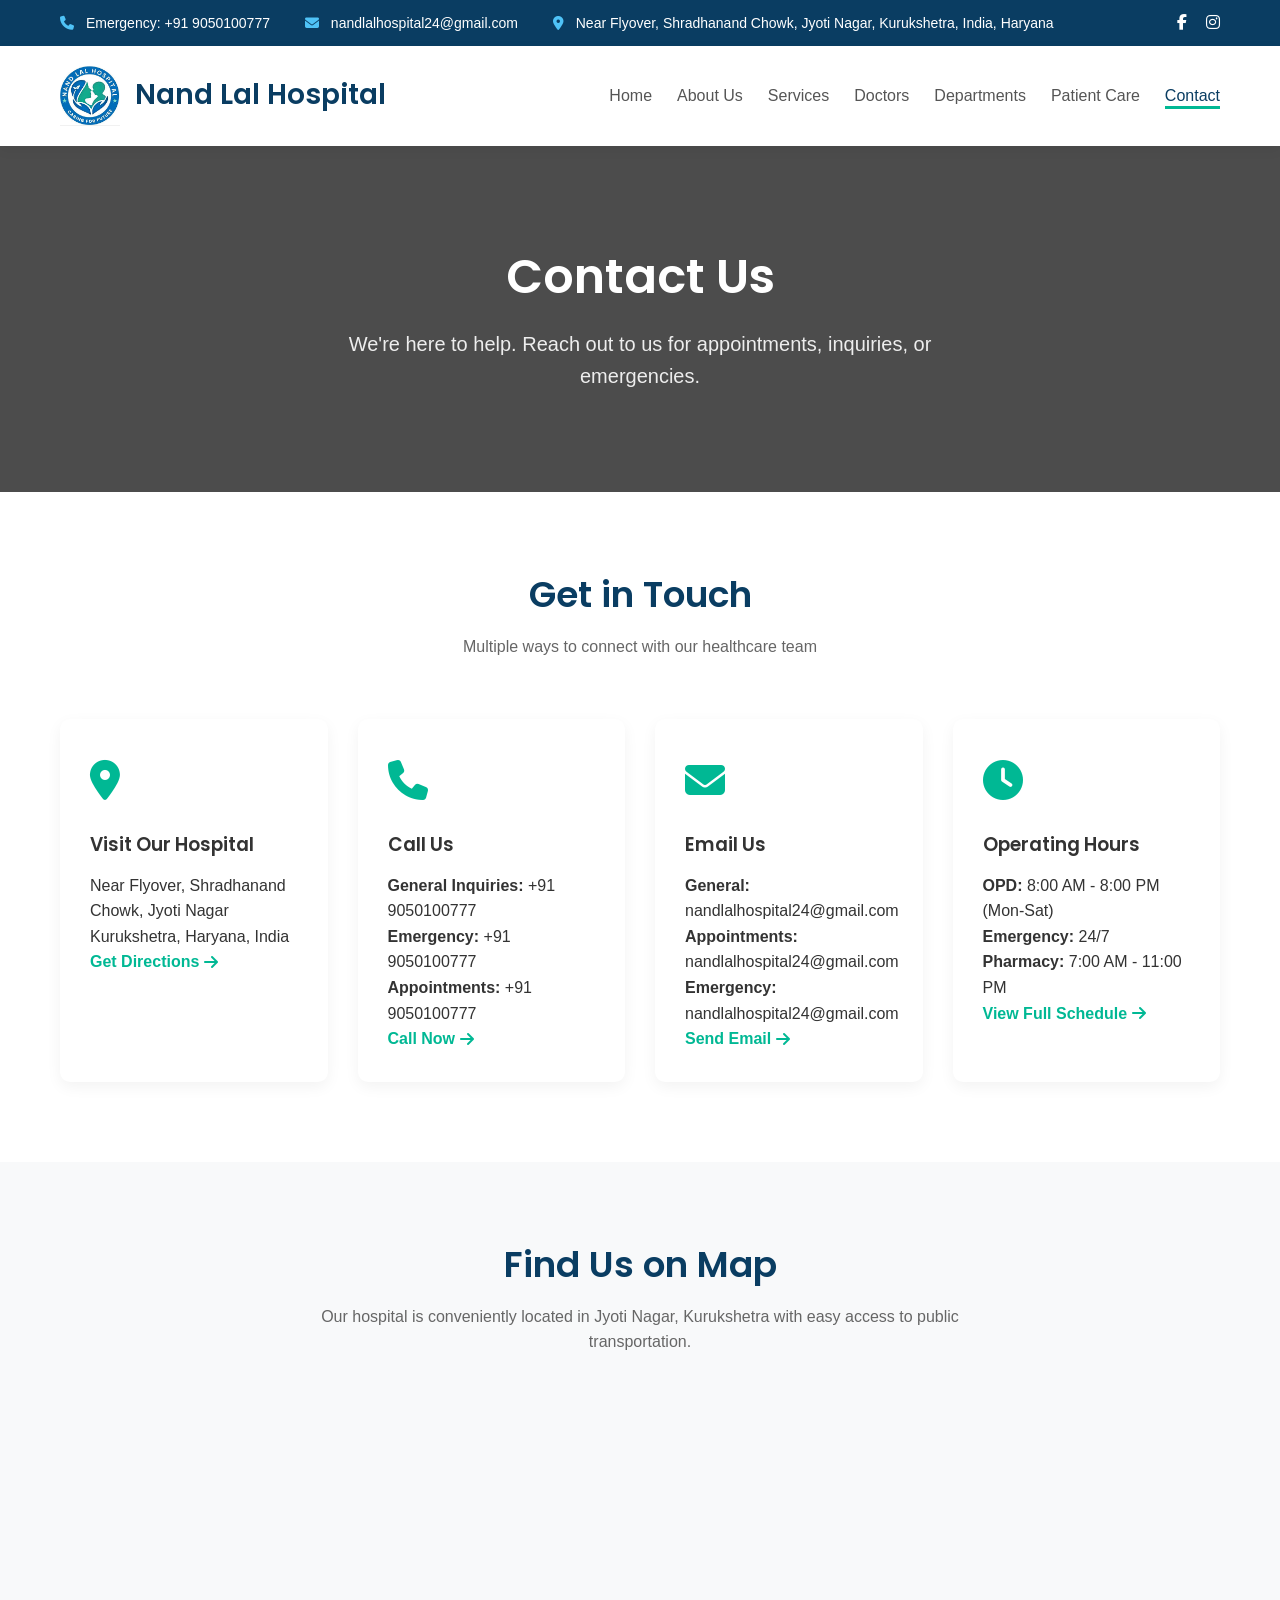
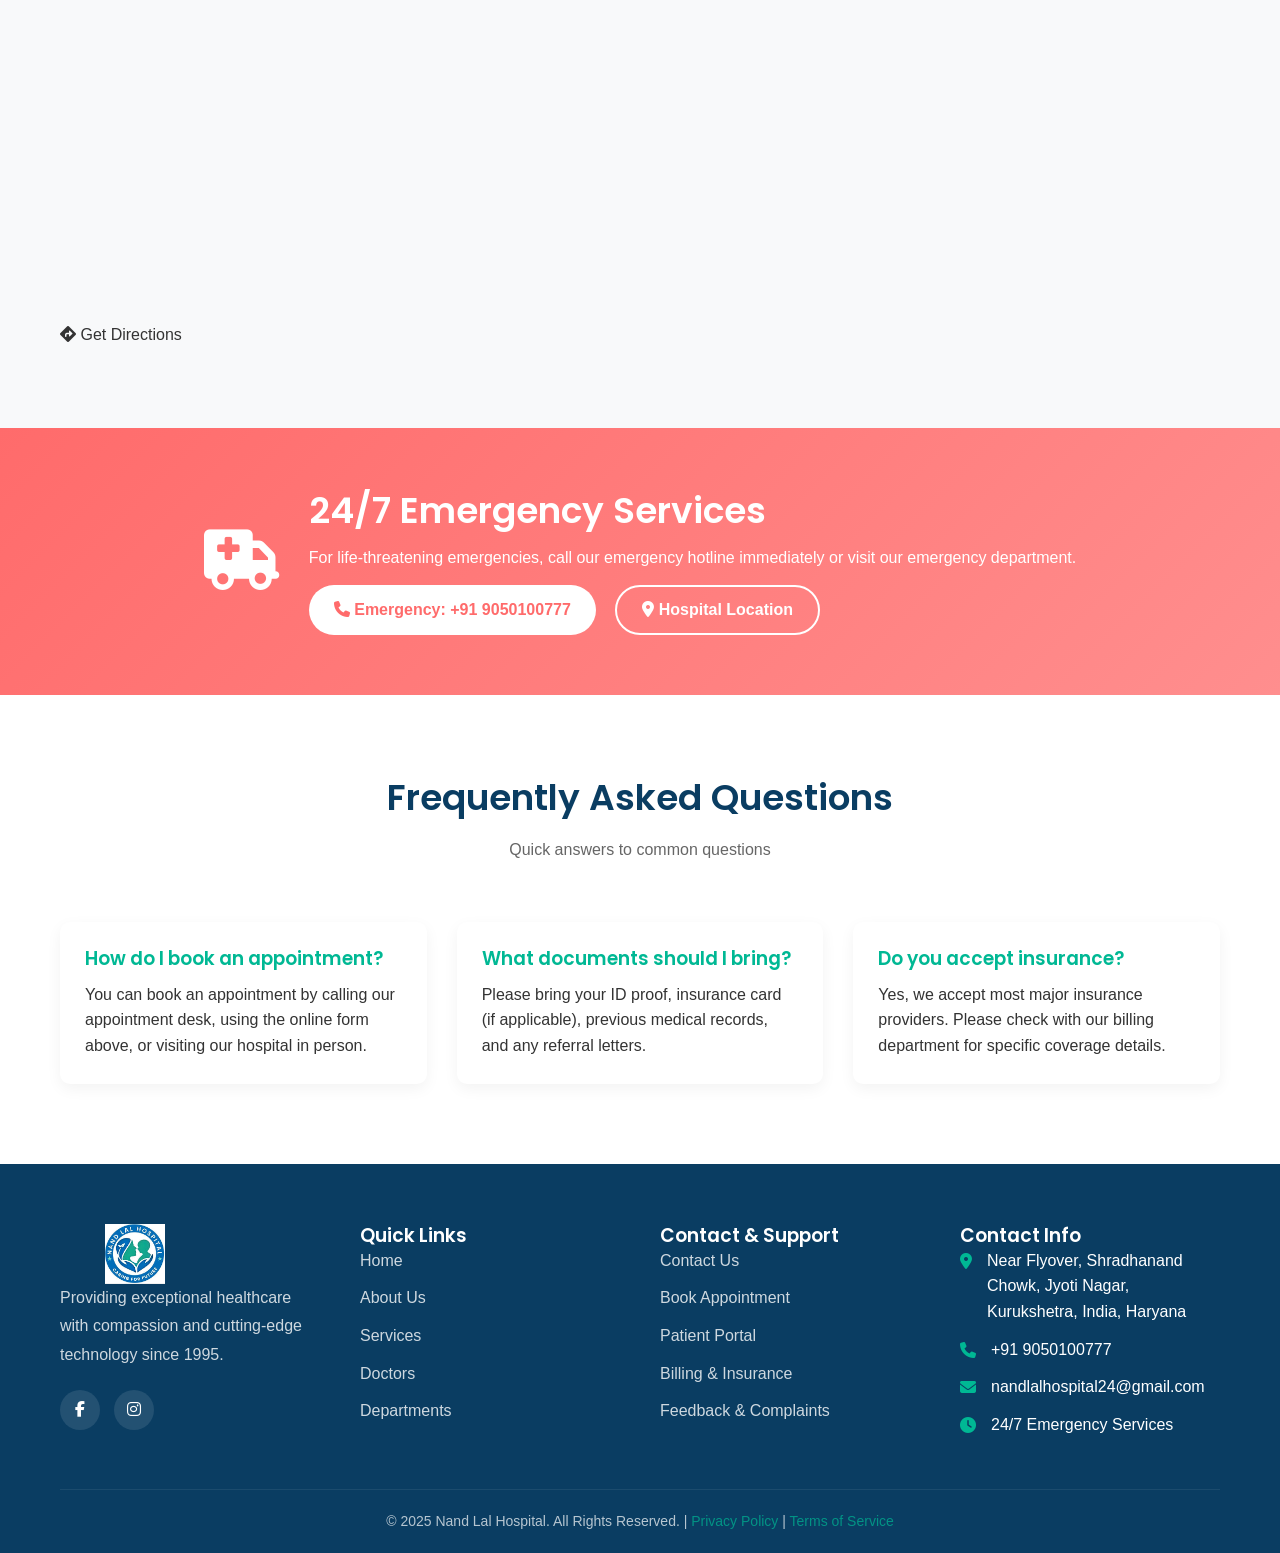
<file: contact.html>
<!DOCTYPE html>
<html lang="en">
<head>
    <meta charset="UTF-8">
    <meta name="viewport" content="width=device-width, initial-scale=1.0">
    <title>Contact Us - Nand Lal Hospital</title>
    <link rel="stylesheet" href="css/style.css">
    <link rel="stylesheet" href="https://cdnjs.cloudflare.com/ajax/libs/font-awesome/6.4.0/css/all.min.css">
    <link href="https://fonts.googleapis.com/css2?family=Poppins:wght@300;400;500;600;700&family=Montserrat:wght@400;500;600;700&display=swap" rel="stylesheet">
    <link rel="icon" type="image/svg+xml" href="images/favicon.svg">
</head>
<body>
    <!-- Top Bar -->
    <div class="top-bar">
        <div class="container">
            <div class="top-bar-left">
                <span><i class="fas fa-phone phone-icon"></i> Emergency: +91 9050100777</span>
                <span><i class="fas fa-envelope"></i> nandlalhospital24@gmail.com</span>
                <span><i class="fas fa-map-marker-alt"></i> Near Flyover, Shradhanand Chowk, Jyoti Nagar, Kurukshetra, India, Haryana</span>
            </div>
            <div class="top-bar-right">
                <a href="https://www.facebook.com/nandlalhospitalkkr" aria-label="Facebook"><i class="fab fa-facebook-f"></i></a>
                <a href="https://www.instagram.com/nandlalhospitalkkr" aria-label="Instagram"><i class="fab fa-instagram"></i></a>
            </div>
        </div>
    </div>

    <!-- Header -->
    <header class="header">
        <div class="container">
            <a href="index.html" class="logo">
                <img src="images/logo.svg" alt="Nand Lal Hospital Logo">
                <h1>Nand Lal Hospital</h1>
            </a>
            <nav class="navbar">
                <ul id="navbar-menu">
                    <li><a href="index.html">Home</a></li>
                    <li><a href="about.html">About Us</a></li>
                    <li><a href="services.html">Services</a></li>
                    <li><a href="doctors.html">Doctors</a></li>
                    <li><a href="departments.html">Departments</a></li>
                    <li><a href="patient-care.html">Patient Care</a></li>
                    <li><a href="contact.html" class="active">Contact</a></li>
                </ul>
                <div class="nav-actions">
                    <button class="mobile-toggle" aria-label="Toggle mobile menu" aria-expanded="false" aria-controls="navbar-menu">
                        <i class="fas fa-bars"></i>
                    </button>
                </div>
            </nav>
        </div>
    </header>

    <main>
        <!-- Page Hero -->
        <section class="page-hero" style="background: linear-gradient(rgba(0, 0, 0, 0.7), rgba(0, 0, 0, 0.7)), url('https://images.unsplash.com/photo-1586773860418-dc22f8b874bc?ixlib=rb-4.0.3&auto=format&fit=crop&w=1350&q=80');">
            <div class="container">
                <h1>Contact Us</h1>
                <p>We're here to help. Reach out to us for appointments, inquiries, or emergencies.</p>
            </div>
        </section>

        <!-- Contact Information -->
        <section class="section-padding">
            <div class="container">
                <div class="section-title">
                    <h2>Get in Touch</h2>
                    <p>Multiple ways to connect with our healthcare team</p>
                </div>
                <div class="contact-grid">
                    <div class="contact-card">
                        <div class="contact-icon">
                            <i class="fas fa-map-marker-alt"></i>
                        </div>
                        <h3>Visit Our Hospital</h3>
                        <p>Near Flyover, Shradhanand Chowk, Jyoti Nagar<br>Kurukshetra, Haryana, India</p>
                        <a href="https://www.google.com/maps?q=29.969519,76.878685&z=17" class="btn-link">Get Directions <i class="fas fa-arrow-right"></i></a>
                    </div>
                    <div class="contact-card">
                        <div class="contact-icon">
                            <i class="fas fa-phone"></i>
                        </div>
                        <h3>Call Us</h3>
                        <p><strong>General Inquiries:</strong> +91 9050100777<br>
                           <strong>Emergency:</strong> +91 9050100777<br>
                           <strong>Appointments:</strong> +91 9050100777</p>
                        <a href="tel:+919050100777" class="btn-link">Call Now <i class="fas fa-arrow-right"></i></a>
                    </div>
                    <div class="contact-card">
                        <div class="contact-icon">
                            <i class="fas fa-envelope"></i>
                        </div>
                        <h3>Email Us</h3>
                        <p><strong>General:</strong> nandlalhospital24@gmail.com<br>
                           <strong>Appointments:</strong> nandlalhospital24@gmail.com<br>
                           <strong>Emergency:</strong> nandlalhospital24@gmail.com</p>
                        <a href="mailto:nandlalhospital24@gmail.com" class="btn-link">Send Email <i class="fas fa-arrow-right"></i></a>
                    </div>
                    <div class="contact-card">
                        <div class="contact-icon">
                            <i class="fas fa-clock"></i>
                        </div>
                        <h3>Operating Hours</h3>
                        <p><strong>OPD:</strong> 8:00 AM - 8:00 PM (Mon-Sat)<br>
                           <strong>Emergency:</strong> 24/7<br>
                           <strong>Pharmacy:</strong> 7:00 AM - 11:00 PM</p>
                        <a href="#" class="btn-link">View Full Schedule <i class="fas fa-arrow-right"></i></a>
                    </div>
                </div>
            </div>
        </section>

        <!-- Map Section -->
        <section class="section-padding bg-light">
            <div class="container">
                <div class="section-title">
                    <h2>Find Us on Map</h2>
                    <p>Our hospital is conveniently located in Jyoti Nagar, Kurukshetra with easy access to public transportation.</p>
                </div>
                <div class="map-placeholder">
                    <div class="map-image">
                        <iframe
                            src="https://www.google.com/maps/embed?pb=!1m18!1m12!1m3!1d3453.238036872672!2d76.87611031511466!3d29.969518981883!2m3!1f2!2f2!3f2!3m2!1i1024!2i768!4f13.1!3m3!1m2!1s0x390e46d9c8b5c8c1%3A0x8c5b5b5b5b5b5b!2sNear%20Flyover%2C%20Shradhanand%20Chowk%2C%20Jyoti%20Nagar%2C%20Kurukshetra%2C%20Haryana%2C%20India!5e0!3m2!1sen!2sin!4v1647859200000!5m2!1sen!2sin"
                            width="100%"
                            height="500"
                            style="border:0;"
                            allowfullscreen=""
                            loading="lazy"
                            referrerpolicy="no-referrer-when-downgrade"
                            title="Nand Lal Hospital Location on Google Maps">
                        </iframe>
                    </div>
                    <div class="map-actions">
                        <a href="https://www.google.com/maps?q=29.969519,76.878685&z=17" class="btn-map"><i class="fas fa-directions"></i> Get Directions</a>
                    </div>
                </div>
            </div>
        </section>

        <!-- Emergency Section -->
        <section class="emergency-section">
            <div class="container">
                <div class="emergency-content">
                    <div class="emergency-icon">
                        <i class="fas fa-ambulance"></i>
                    </div>
                    <div class="emergency-text">
                        <h2>24/7 Emergency Services</h2>
                        <p>For life-threatening emergencies, call our emergency hotline immediately or visit our emergency department.</p>
                        <div class="emergency-contact">
                            <a href="tel:+919050100777" class="btn-emergency"><i class="fas fa-phone"></i> Emergency: +91 9050100777</a>
                            <a href="https://www.google.com/maps?q=29.969519,76.878685&z=17" class="btn-emergency-alt"><i class="fas fa-map-marker-alt"></i> Hospital Location</a>
                        </div>
                    </div>
                </div>
            </div>
        </section>

        <!-- FAQ Section -->
        <section class="section-padding">
            <div class="container">
                <div class="section-title">
                    <h2>Frequently Asked Questions</h2>
                    <p>Quick answers to common questions</p>
                </div>
                <div class="faq-grid">
                    <div class="faq-item">
                        <h3>How do I book an appointment?</h3>
                        <p>You can book an appointment by calling our appointment desk, using the online form above, or visiting our hospital in person.</p>
                    </div>
                    <div class="faq-item">
                        <h3>What documents should I bring?</h3>
                        <p>Please bring your ID proof, insurance card (if applicable), previous medical records, and any referral letters.</p>
                    </div>
                    <div class="faq-item">
                        <h3>Do you accept insurance?</h3>
                        <p>Yes, we accept most major insurance providers. Please check with our billing department for specific coverage details.</p>
                    </div>
                </div>
            </div>
        </section>
    </main>

    <!-- Footer -->
    <footer class="footer">
        <div class="container">
            <div class="footer-grid">
                <div class="footer-col">
                    <div class="logo">
                        <img src="images/logo.svg" alt="Nand Lal Hospital Logo" width="150">
                    </div>
                    <p>Providing exceptional healthcare with compassion and cutting-edge technology since 1995.</p>
                    <div class="social-links">
                        <a href="https://www.facebook.com/nandlalhospitalkkr" aria-label="Facebook"><i class="fab fa-facebook-f"></i></a>
                        <a href="https://www.instagram.com/nandlalhospitalkkr" aria-label="Instagram"><i class="fab fa-instagram"></i></a>
                    </div>
                </div>
                <div class="footer-col">
                    <h3>Quick Links</h3>
                    <ul>
                        <li><a href="index.html">Home</a></li>
                        <li><a href="about.html">About Us</a></li>
                        <li><a href="services.html">Services</a></li>
                        <li><a href="doctors.html">Doctors</a></li>
                        <li><a href="departments.html">Departments</a></li>
                    </ul>
                </div>
                <div class="footer-col">
                    <h3>Contact & Support</h3>
                    <ul>
                        <li><a href="contact.html">Contact Us</a></li>
                        <li><a href="https://wa.me/919050100777">Book Appointment</a></li>
                        <li><a href="#">Patient Portal</a></li>
                        <li><a href="#">Billing & Insurance</a></li>
                        <li><a href="#">Feedback & Complaints</a></li>
                    </ul>
                </div>
                <div class="footer-col">
                    <h3>Contact Info</h3>
                    <ul class="contact-info">
                        <li><i class="fas fa-map-marker-alt"></i> Near Flyover, Shradhanand Chowk, Jyoti Nagar, Kurukshetra, India, Haryana</li>
                        <li><i class="fas fa-phone"></i> +91 9050100777</li>
                        <li><i class="fas fa-envelope"></i> nandlalhospital24@gmail.com</li>
                        <li><i class="fas fa-clock"></i> 24/7 Emergency Services</li>
                    </ul>
                </div>
            </div>
            <div class="footer-bottom">
                <p>&copy; 2025 Nand Lal Hospital. All Rights Reserved. | <a href="#">Privacy Policy</a> | <a href="#">Terms of Service</a></p>
            </div>
        </div>
    </footer>

    <script src="js/script.js"></script>
</body>
</html>
</file>
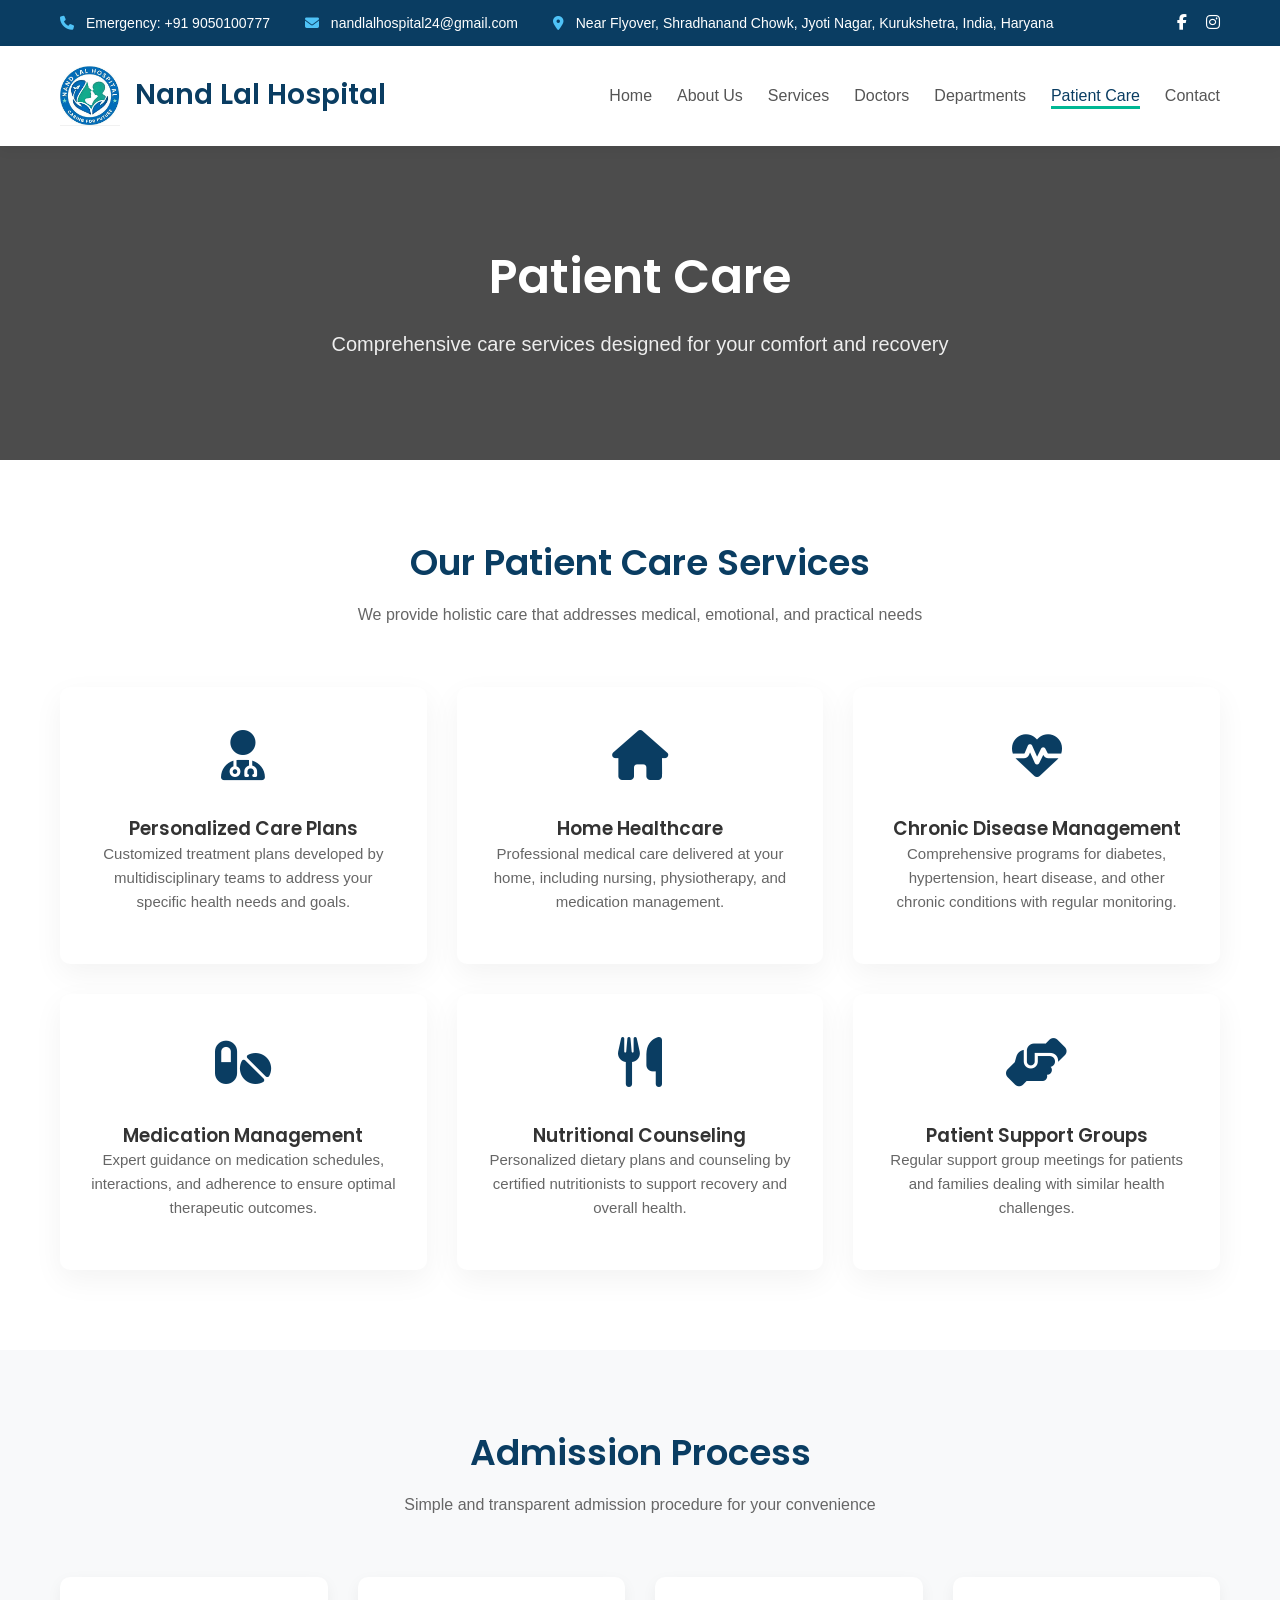
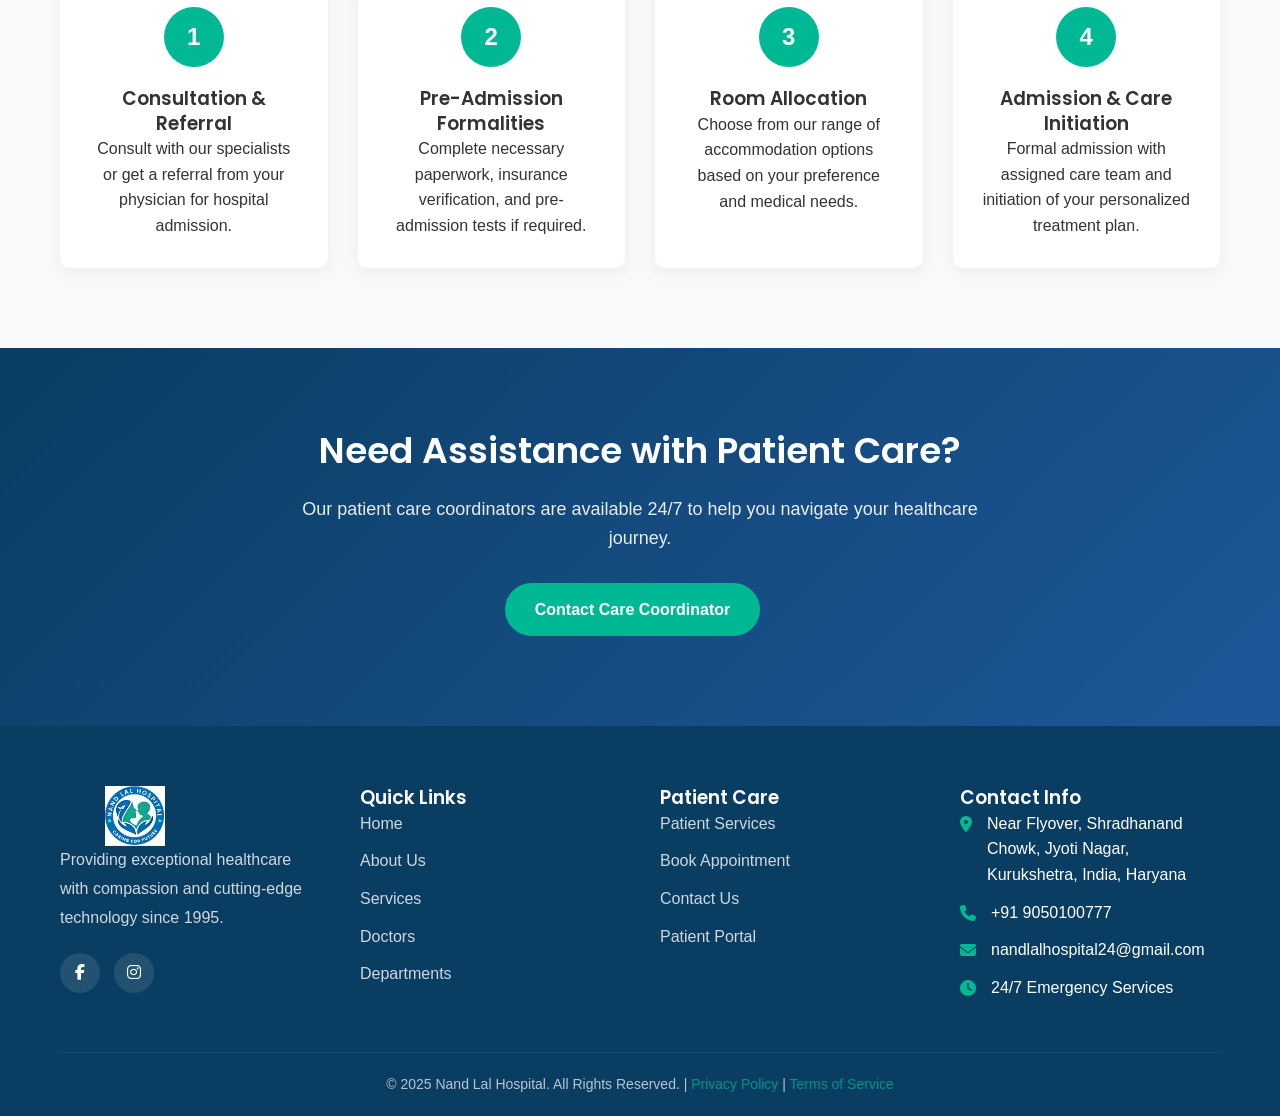
<file: patient-care.html>
<!DOCTYPE html>
<html lang="en">
<head>
    <meta charset="UTF-8">
    <meta name="viewport" content="width=device-width, initial-scale=1.0">
    <title>Patient Care - Nand Lal Hospital</title>
    <link rel="stylesheet" href="css/style.css">
    <link rel="stylesheet" href="https://cdnjs.cloudflare.com/ajax/libs/font-awesome/6.4.0/css/all.min.css">
    <link href="https://fonts.googleapis.com/css2?family=Poppins:wght@300;400;500;600;700&family=Montserrat:wght@400;500;600;700&display=swap" rel="stylesheet">
    <link rel="icon" type="image/svg+xml" href="images/favicon.svg">
</head>
<body>
    <!-- Top Bar -->
    <div class="top-bar">
        <div class="container">
            <div class="top-bar-left">
                <span><i class="fas fa-phone phone-icon"></i> Emergency: +91 9050100777</span>
                <span><i class="fas fa-envelope"></i> nandlalhospital24@gmail.com</span>
                <span><i class="fas fa-map-marker-alt"></i> Near Flyover, Shradhanand Chowk, Jyoti Nagar, Kurukshetra, India, Haryana</span>
            </div>
            <div class="top-bar-right">
                <a href="https://www.facebook.com/nandlalhospitalkkr" aria-label="Facebook"><i class="fab fa-facebook-f"></i></a>
                <a href="https://www.instagram.com/nandlalhospitalkkr" aria-label="Instagram"><i class="fab fa-instagram"></i></a>
            </div>
        </div>
    </div>

    <!-- Header -->
    <header class="header">
        <div class="container">
            <a href="index.html" class="logo">
                <img src="images/logo.svg" alt="Nand Lal Hospital Logo">
                <h1>Nand Lal Hospital</h1>
            </a>
            <nav class="navbar">
                <ul id="navbar-menu">
                    <li><a href="index.html">Home</a></li>
                    <li><a href="about.html">About Us</a></li>
                    <li><a href="services.html">Services</a></li>
                    <li><a href="doctors.html">Doctors</a></li>
                    <li><a href="departments.html">Departments</a></li>
                    <li><a href="patient-care.html" class="active">Patient Care</a></li>
                    <li><a href="contact.html">Contact</a></li>
                </ul>
                <div class="nav-actions">
                    <button class="mobile-toggle" aria-label="Toggle mobile menu" aria-expanded="false" aria-controls="navbar-menu">
                        <i class="fas fa-bars"></i>
                    </button>
                </div>
            </nav>
        </div>
    </header>

    <main>
        <!-- Page Hero -->
        <section class="page-hero" style="background: linear-gradient(rgba(0, 0, 0, 0.7), rgba(0, 0, 0, 0.7)), url('https://images.unsplash.com/photo-1519494026892-80bbd2d6fd0d?ixlib=rb-4.0.3&auto=format&fit=crop&w=1350&q=80');">
            <div class="container">
                <h1>Patient Care</h1>
                <p>Comprehensive care services designed for your comfort and recovery</p>
            </div>
        </section>

        <!-- Patient Services -->
        <section class="section-padding">
            <div class="container">
                <div class="section-title">
                    <h2>Our Patient Care Services</h2>
                    <p>We provide holistic care that addresses medical, emotional, and practical needs</p>
                </div>
                <div class="services-grid">
                    <div class="service-card">
                        <div class="service-icon">
                            <i class="fas fa-user-md"></i>
                        </div>
                        <h3>Personalized Care Plans</h3>
                        <p>Customized treatment plans developed by multidisciplinary teams to address your specific health needs and goals.</p>
                    </div>
                    <div class="service-card">
                        <div class="service-icon">
                            <i class="fas fa-home"></i>
                        </div>
                        <h3>Home Healthcare</h3>
                        <p>Professional medical care delivered at your home, including nursing, physiotherapy, and medication management.</p>
                    </div>
                    <div class="service-card">
                        <div class="service-icon">
                            <i class="fas fa-heartbeat"></i>
                        </div>
                        <h3>Chronic Disease Management</h3>
                        <p>Comprehensive programs for diabetes, hypertension, heart disease, and other chronic conditions with regular monitoring.</p>
                    </div>
                    <div class="service-card">
                        <div class="service-icon">
                            <i class="fas fa-pills"></i>
                        </div>
                        <h3>Medication Management</h3>
                        <p>Expert guidance on medication schedules, interactions, and adherence to ensure optimal therapeutic outcomes.</p>
                    </div>
                    <div class="service-card">
                        <div class="service-icon">
                            <i class="fas fa-utensils"></i>
                        </div>
                        <h3>Nutritional Counseling</h3>
                        <p>Personalized dietary plans and counseling by certified nutritionists to support recovery and overall health.</p>
                    </div>
                    <div class="service-card">
                        <div class="service-icon">
                            <i class="fas fa-hands-helping"></i>
                        </div>
                        <h3>Patient Support Groups</h3>
                        <p>Regular support group meetings for patients and families dealing with similar health challenges.</p>
                    </div>
                </div>
            </div>
        </section>

        <!-- Admission Process -->
        <section class="section-padding bg-light">
            <div class="container">
                <div class="section-title">
                    <h2>Admission Process</h2>
                    <p>Simple and transparent admission procedure for your convenience</p>
                </div>
                <div class="process-steps">
                    <div class="process-step">
                        <div class="step-number">1</div>
                        <h3>Consultation & Referral</h3>
                        <p>Consult with our specialists or get a referral from your physician for hospital admission.</p>
                    </div>
                    <div class="process-step">
                        <div class="step-number">2</div>
                        <h3>Pre-Admission Formalities</h3>
                        <p>Complete necessary paperwork, insurance verification, and pre-admission tests if required.</p>
                    </div>
                    <div class="process-step">
                        <div class="step-number">3</div>
                        <h3>Room Allocation</h3>
                        <p>Choose from our range of accommodation options based on your preference and medical needs.</p>
                    </div>
                    <div class="process-step">
                        <div class="step-number">4</div>
                        <h3>Admission & Care Initiation</h3>
                        <p>Formal admission with assigned care team and initiation of your personalized treatment plan.</p>
                    </div>
                </div>
            </div>
        </section>

        <!-- CTA Section -->
        <section class="cta">
            <div class="container">
                <h2>Need Assistance with Patient Care?</h2>
                <p>Our patient care coordinators are available 24/7 to help you navigate your healthcare journey.</p>
                <a href="contact.html" class="btn-hero">Contact Care Coordinator</a>
            </div>
        </section>
    </main>

    <!-- Footer -->
    <footer class="footer">
        <div class="container">
            <div class="footer-grid">
                <div class="footer-col">
                    <div class="logo">
                        <img src="images/logo.svg" alt="Nand Lal Hospital Logo" width="150">
                    </div>
                    <p>Providing exceptional healthcare with compassion and cutting-edge technology since 1995.</p>
                    <div class="social-links">
                        <a href="https://www.facebook.com/nandlalhospitalkkr" aria-label="Facebook"><i class="fab fa-facebook-f"></i></a>
                        <a href="https://www.instagram.com/nandlalhospitalkkr" aria-label="Instagram"><i class="fab fa-instagram"></i></a>
                    </div>
                </div>
                <div class="footer-col">
                    <h3>Quick Links</h3>
                    <ul>
                        <li><a href="index.html">Home</a></li>
                        <li><a href="about.html">About Us</a></li>
                        <li><a href="services.html">Services</a></li>
                        <li><a href="doctors.html">Doctors</a></li>
                        <li><a href="departments.html">Departments</a></li>
                    </ul>
                </div>
                <div class="footer-col">
                    <h3>Patient Care</h3>
                    <ul>
                        <li><a href="patient-care.html">Patient Services</a></li>
                        <li><a href="https://wa.me/919050100777">Book Appointment</a></li>
                        <li><a href="contact.html">Contact Us</a></li>
                        <li><a href="#">Patient Portal</a></li>
                    </ul>
                </div>
                <div class="footer-col">
                    <h3>Contact Info</h3>
                    <ul class="contact-info">
                        <li><i class="fas fa-map-marker-alt"></i> Near Flyover, Shradhanand Chowk, Jyoti Nagar, Kurukshetra, India, Haryana</li>
                        <li><i class="fas fa-phone"></i> +91 9050100777</li>
                        <li><i class="fas fa-envelope"></i> nandlalhospital24@gmail.com</li>
                        <li><i class="fas fa-clock"></i> 24/7 Emergency Services</li>
                    </ul>
                </div>
            </div>
            <div class="footer-bottom">
                <p>&copy; 2025 Nand Lal Hospital. All Rights Reserved. | <a href="#">Privacy Policy</a> | <a href="#">Terms of Service</a></p>
            </div>
        </div>
    </footer>

    <script src="js/script.js"></script>
</body>
</html>
</file>
<file: css/style.css>
/* CSS Reset & Base Styles */
* {
    margin: 0;
    padding: 0;
    box-sizing: border-box;
}

html {
    scroll-behavior: smooth;
}

body {
    font-family: 'Roboto', sans-serif;
    color: #333;
    line-height: 1.6;
    background-color: #fff;
    overflow-x: hidden;
}

h1, h2, h3, h4, h5, h6 {
    font-family: 'Poppins', sans-serif;
    font-weight: 600;
    line-height: 1.3;
}

a {
    text-decoration: none;
    color: inherit;
}

ul {
    list-style: none;
}

img {
    max-width: 100%;
    height: auto;
}

.container {
    width: 100%;
    max-width: 1200px;
    margin: 0 auto;
    padding: 0 20px;
}

.btn-appointment, .btn-hero, .btn-about, .btn-cta {
    display: inline-block;
    padding: 12px 28px;
    border-radius: 30px;
    font-weight: 600;
    font-size: 16px;
    transition: all 0.3s ease;
    cursor: pointer;
    text-align: center;
    border: 2px solid transparent;
}

/* Focus styles for accessibility */
a:focus,
button:focus,
.btn-appointment:focus,
.btn-hero:focus,
.btn-about:focus,
.btn-cta:focus {
    outline: 3px solid #00b894;
    outline-offset: 3px;
}

/* Top Bar */
.top-bar {
    background-color: #0a3d62;
    color: #fff;
    padding: 10px 0;
    font-size: 14px;
    overflow: hidden;
}

.top-bar .container {
    display: flex;
    justify-content: space-between;
    align-items: center;
    flex-wrap: wrap;
    overflow: hidden;
}

.top-bar-left {
    display: flex;
    flex-wrap: wrap;
    align-items: center;
    gap: 15px;
}

.top-bar-left span {
    margin-right: 20px;
    white-space: nowrap;
}

.top-bar-left i {
    margin-right: 8px;
    color: #4fc3f7;
}


.top-bar-right a {
    color: #fff;
    margin-left: 15px;
    font-size: 16px;
}

.top-bar-right a:hover {
    color: #4fc3f7;
}

.btn-appointment {
    background-color: #00b894;
    color: white;
    margin-left: 20px;
    padding: 8px 20px;
    border-radius: 20px;
    font-size: 14px;
}

.btn-appointment:hover {
    background-color: #00a085;
}

/* Header */
.header {
    padding: 20px 0;
    box-shadow: 0 4px 12px rgba(0, 0, 0, 0.05);
    position: sticky;
    top: 0;
    background: white;
    z-index: 1000;
}

.header .container {
    display: flex;
    justify-content: space-between;
    align-items: center;
}

.logo {
    display: flex;
    align-items: center;
    transition: opacity 0.2s ease;
}

.logo:hover {
    opacity: 0.85;
}

.logo img {
    height: 60px;
    margin-right: 15px;
}

.logo h1 {
    font-size: 28px;
    color: #0a3d62;
}

.navbar {
    display: flex;
    align-items: center;
}

.navbar ul {
    display: flex;
}

.navbar ul li {
    margin-left: 25px;
}

.navbar ul li a {
    font-weight: 500;
    color: #555;
    padding: 5px 0;
    position: relative;
}

.navbar ul li a.active,
.navbar ul li a:hover {
    color: #0a3d62;
}

.navbar ul li a.active::after,
.navbar ul li a:hover::after {
    content: '';
    position: absolute;
    bottom: 0;
    left: 0;
    width: 100%;
    height: 3px;
    background-color: #00b894;
}

.search-icon, .mobile-toggle {
    margin-left: 25px;
    font-size: 20px;
    color: #0a3d62;
    cursor: pointer;
}

.mobile-toggle {
    display: none;
}

/* Hero Section */
.hero {
    background: linear-gradient(135deg, #0a3d62 0%, #1e5799 100%);
    color: white;
    padding: 80px 0;
    position: relative;
    overflow: hidden;
}

.hero-slider {
    position: relative;
}

.slide {
    display: flex;
    align-items: center;
    justify-content: space-between;
    flex-wrap: wrap;
}

.slide-content {
    flex: 1;
    min-width: 300px;
    padding-right: 40px;
}

.slide-content h2 {
    font-size: 48px;
    margin-bottom: 20px;
    line-height: 1.2;
}

.slide-content p {
    font-size: 18px;
    margin-bottom: 30px;
    opacity: 0.9;
}

.btn-hero {
    background-color: #00b894;
    color: white;
    margin-right: 15px;
    margin-bottom: 10px;
}

.btn-hero.outline {
    background-color: transparent;
    border-color: white;
    color: white;
}

.btn-hero:hover {
    background-color: #00a085;
    transform: translateY(-3px);
}

.btn-hero.outline:hover {
    background-color: white;
    color: #0a3d62;
}

.slide-image {
    flex: 1;
    min-width: 300px;
    border-radius: 20px;
    overflow: hidden;
    box-shadow: 0 20px 40px rgba(0, 0, 0, 0.2);
}

.slide-image img {
    width: 100%;
    height: auto;
    display: block;
}

/* Services Section */
.services {
    padding: 80px 0;
    background-color: #f8f9fa;
}

.section-title {
    text-align: center;
    margin-bottom: 60px;
}

.section-title h3 {
    color: #00b894;
    font-size: 18px;
    text-transform: uppercase;
    letter-spacing: 1px;
    margin-bottom: 10px;
}

.section-title h2 {
    color: #0a3d62;
    font-size: 36px;
    margin-bottom: 15px;
}

.section-title p {
    color: #666;
    max-width: 700px;
    margin: 0 auto;
}

.services-grid {
    display: grid;
    grid-template-columns: repeat(auto-fit, minmax(300px, 1fr));
    gap: 30px;
}

.service-card {
    background: white;
    padding: 30px;
    border-radius: 10px;
    box-shadow: 0 10px 30px rgba(0, 0, 0, 0.05);
    transition: transform 0.3s ease, box-shadow 0.3s ease;
    text-align: center;
}

.service-card:hover {
    transform: translateY(-10px);
    box-shadow: 0 15px 40px rgba(0, 0, 0, 0.1);
}

.service-icon {
    font-size: 50px;
    color: #0a3d62;
    margin-bottom: 20px;
}

.service-card h4 {
    font-size: 22px;
    margin-bottom: 15px;
    color: #0a3d62;
}

.service-card p {
    color: #666;
    margin-bottom: 20px;
    font-size: 15px;
}

.service-card a {
    color: #00b894;
    font-weight: 600;
    display: inline-flex;
    align-items: center;
}

.service-card a i {
    margin-left: 8px;
    transition: transform 0.3s;
}

.service-card a:hover i {
    transform: translateX(5px);
}

/* About Section */
.about {
    padding: 80px 0;
}

.about .container {
    display: flex;
    align-items: center;
    flex-wrap: wrap;
    gap: 50px;
}

.about-content {
    flex: 1;
    min-width: 300px;
}

.about-content h3 {
    color: #00b894;
    font-size: 18px;
    text-transform: uppercase;
    letter-spacing: 1px;
    margin-bottom: 10px;
}

.about-content h2 {
    color: #0a3d62;
    font-size: 36px;
    margin-bottom: 20px;
}

.about-content p {
    color: #666;
    margin-bottom: 30px;
    font-size: 16px;
}

.about-content ul li {
    margin-bottom: 12px;
    display: flex;
    align-items: center;
}

.about-content ul li i {
    color: #00b894;
    margin-right: 10px;
    font-size: 18px;
}

.btn-about {
    background-color: #0a3d62;
    color: white;
    margin-top: 20px;
}

.btn-about:hover {
    background-color: #083354;
}

.about-image {
    flex: 1;
    min-width: 300px;
    border-radius: 15px;
    overflow: hidden;
    box-shadow: 0 20px 40px rgba(0, 0, 0, 0.1);
}

.about-image img {
    width: 100%;
    height: auto;
    display: block;
}

/* Doctors Section */
.doctors {
    padding: 80px 0;
    background-color: #f8f9fa;
}

.doctors-grid {
    display: grid;
    grid-template-columns: repeat(auto-fit, minmax(250px, 1fr));
    gap: 30px;
}

.doctor-card {
    background: white;
    border-radius: 10px;
    overflow: hidden;
    box-shadow: 0 10px 30px rgba(0, 0, 0, 0.05);
    text-align: center;
    padding: 25px;
    transition: transform 0.3s ease;
}

.doctor-card:hover {
    transform: translateY(-10px);
}

.doctor-img {
    width: 150px;
    height: 150px;
    border-radius: 50%;
    overflow: hidden;
    margin: 0 auto 20px;
    border: 5px solid #f0f0f0;
}

.doctor-img img {
    width: 100%;
    height: 100%;
    object-fit: cover;
}

.doctor-card h4 {
    font-size: 22px;
    color: #0a3d62;
    margin-bottom: 5px;
}

.doctor-card p {
    color: #00b894;
    font-weight: 500;
    margin-bottom: 15px;
}

.doctor-social a {
    display: inline-block;
    width: 36px;
    height: 36px;
    line-height: 36px;
    border-radius: 50%;
    background-color: #f0f0f0;
    color: #0a3d62;
    margin: 0 5px;
    transition: all 0.3s;
}

.doctor-social a:hover {
    background-color: #0a3d62;
    color: white;
}

/* CTA Section */
.cta {
    padding: 80px 0;
    background: linear-gradient(135deg, #0a3d62 0%, #1e5799 100%);
    color: white;
    text-align: center;
}

.cta h2 {
    font-size: 36px;
    margin-bottom: 20px;
}

.cta p {
    font-size: 18px;
    max-width: 700px;
    margin: 0 auto 30px;
    opacity: 0.9;
}

.btn-cta {
    background-color: #00b894;
    color: white;
    font-size: 18px;
    padding: 15px 40px;
}

.btn-cta:hover {
    background-color: #00a085;
}

/* Footer */
.footer {
    background-color: #0a3d62;
    color: #fff;
    padding: 60px 0 20px;
}

.footer-grid {
    display: grid;
    grid-template-columns: repeat(auto-fit, minmax(200px, 1fr));
    gap: 40px;
    margin-bottom: 40px;
}

.footer-col h4 {
    font-size: 20px;
    margin-bottom: 25px;
    position: relative;
    padding-bottom: 10px;
}

.footer-col h4::after {
    content: '';
    position: absolute;
    bottom: 0;
    left: 0;
    width: 50px;
    height: 3px;
    background-color: #00b894;
}

.footer-col p {
    opacity: 0.8;
    margin-bottom: 20px;
    line-height: 1.8;
}

.footer-col ul li {
    margin-bottom: 12px;
}

.footer-col ul li a {
    opacity: 0.8;
    transition: opacity 0.3s;
}

.footer-col ul li a:hover {
    opacity: 1;
    color: #00b894;
}

.contact-info li {
    display: flex;
    align-items: flex-start;
    margin-bottom: 15px;
}

.contact-info li i {
    margin-right: 15px;
    color: #00b894;
    margin-top: 5px;
}

.social-links a {
    display: inline-block;
    width: 40px;
    height: 40px;
    line-height: 40px;
    text-align: center;
    background-color: rgba(255, 255, 255, 0.1);
    border-radius: 50%;
    margin-right: 10px;
    transition: all 0.3s;
}

.social-links a:hover {
    background-color: #00b894;
    transform: translateY(-5px);
}

/* Page Hero Styles */
.page-hero {
    background-size: cover;
    background-position: center;
    color: white;
    padding: 100px 0;
    text-align: center;
}

.page-hero h1 {
    font-size: 48px;
    margin-bottom: 20px;
}

.page-hero p {
    font-size: 20px;
    max-width: 700px;
    margin: 0 auto;
    opacity: 0.9;
}

/* Section Padding */
.section-padding {
    padding: 80px 0;
}

.bg-light {
    background-color: #f8f9fa;
}

/* Packages Grid */
.packages-grid {
    display: grid;
    grid-template-columns: repeat(auto-fit, minmax(300px, 1fr));
    gap: 30px;
    margin-top: 50px;
}

.package-card {
    background: white;
    border-radius: 10px;
    padding: 30px;
    box-shadow: 0 5px 15px rgba(0, 0, 0, 0.05);
    position: relative;
    transition: transform 0.3s;
}

.package-card:hover {
    transform: translateY(-10px);
}

.package-card.featured {
    border: 2px solid #00b894;
}

.package-badge {
    position: absolute;
    top: -12px;
    left: 50%;
    transform: translateX(-50%);
    background: #00b894;
    color: white;
    padding: 5px 15px;
    border-radius: 20px;
    font-size: 14px;
    font-weight: 600;
}

.package-header {
    display: flex;
    justify-content: space-between;
    align-items: center;
    margin-bottom: 20px;
}

.package-price {
    font-size: 32px;
    font-weight: 700;
    color: #00b894;
}

.package-features ul {
    margin-bottom: 30px;
}

.package-features li {
    margin-bottom: 10px;
    display: flex;
    align-items: center;
}

.package-features li i {
    color: #00b894;
    margin-right: 10px;
}

.btn-package {
    display: block;
    width: 100%;
    background: #00b894;
    color: white;
    padding: 12px;
    border-radius: 5px;
    text-align: center;
    font-weight: 600;
    transition: background 0.3s;
}

.btn-package:hover {
    background: #00a085;
}

/* Process Steps */
.process-steps {
    display: grid;
    grid-template-columns: repeat(auto-fit, minmax(250px, 1fr));
    gap: 30px;
    margin-top: 50px;
}

.process-step {
    text-align: center;
    padding: 30px;
    background: white;
    border-radius: 10px;
    box-shadow: 0 5px 15px rgba(0, 0, 0, 0.05);
}

.step-number {
    width: 60px;
    height: 60px;
    background: #00b894;
    color: white;
    border-radius: 50%;
    display: flex;
    align-items: center;
    justify-content: center;
    font-size: 24px;
    font-weight: 700;
    margin: 0 auto 20px;
}

/* Resources Grid */
.resources-grid,
.screenings-grid,
.contact-grid {
    display: grid;
    grid-template-columns: repeat(auto-fit, minmax(250px, 1fr));
    gap: 30px;
    margin-top: 50px;
}

.resource-card,
.screening-card,
.contact-card {
    background: white;
    border-radius: 10px;
    padding: 30px;
    box-shadow: 0 5px 15px rgba(0, 0, 0, 0.05);
    transition: transform 0.3s;
}

.resource-card:hover,
.screening-card:hover,
.contact-card:hover {
    transform: translateY(-5px);
}

.resource-card h3,
.screening-card h3,
.contact-card h3 {
    margin-bottom: 15px;
    display: flex;
    align-items: center;
}

.resource-card h3 i,
.screening-card h3 i,
.contact-card h3 i {
    margin-right: 10px;
    color: #00b894;
}

.contact-icon {
    font-size: 40px;
    color: #00b894;
    margin-bottom: 20px;
}

.btn-link {
    color: #00b894;
    font-weight: 600;
    display: inline-flex;
    align-items: center;
}

.btn-link i {
    margin-left: 5px;
    transition: transform 0.3s;
}

.btn-link:hover i {
    transform: translateX(5px);
}

/* Two Column Layout */
.two-column {
    display: grid;
    grid-template-columns: 1fr 1fr;
    gap: 50px;
    align-items: start;
}

.column-image img {
    width: 100%;
    border-radius: 10px;
}

/* Appointment Form */
.appointment-form {
    background: white;
    padding: 30px;
    border-radius: 10px;
    box-shadow: 0 5px 15px rgba(0, 0, 0, 0.05);
}

.form-group {
    margin-bottom: 20px;
}

.form-group input,
.form-group select,
.form-group textarea {
    width: 100%;
    padding: 12px 15px;
    border: 1px solid #ddd;
    border-radius: 5px;
    font-family: 'Roboto', sans-serif;
    font-size: 16px;
}

.form-group input:focus,
.form-group select:focus,
.form-group textarea:focus {
    outline: none;
    border-color: #00b894;
}

.btn-submit {
    background: #00b894;
    color: white;
    border: none;
    padding: 15px 30px;
    border-radius: 5px;
    font-size: 18px;
    font-weight: 600;
    cursor: pointer;
    width: 100%;
    transition: background 0.3s;
}

.btn-submit:hover {
    background: #00a085;
}

/* Emergency Section */
.emergency-section {
    background: linear-gradient(135deg, #ff6b6b, #ff8e8e);
    color: white;
    padding: 60px 0;
}

.emergency-content {
    display: flex;
    align-items: center;
    justify-content: center;
    gap: 30px;
}

.emergency-icon {
    font-size: 60px;
}

.emergency-text h2 {
    font-size: 36px;
    margin-bottom: 10px;
}

.btn-emergency {
    display: inline-block;
    background: white;
    color: #ff6b6b;
    padding: 12px 25px;
    border-radius: 30px;
    font-weight: 600;
    margin-right: 15px;
    margin-top: 15px;
}

.btn-emergency-alt {
    display: inline-block;
    border: 2px solid white;
    color: white;
    padding: 10px 25px;
    border-radius: 30px;
    font-weight: 600;
    margin-top: 15px;
}

/* FAQ Grid */
.faq-grid {
    display: grid;
    grid-template-columns: repeat(auto-fit, minmax(300px, 1fr));
    gap: 30px;
    margin-top: 50px;
}

.faq-item {
    background: white;
    padding: 25px;
    border-radius: 10px;
    box-shadow: 0 5px 15px rgba(0, 0, 0, 0.05);
}

.faq-item h3 {
    color: #00b894;
    margin-bottom: 10px;
}

/* Benefits List */
.benefits-list li {
    margin-bottom: 10px;
    display: flex;
    align-items: center;
}

.benefits-list li i {
    color: #00b894;
    margin-right: 10px;
}

.footer-bottom {
    border-top: 1px solid rgba(255, 255, 255, 0.1);
    padding-top: 20px;
    text-align: center;
    font-size: 14px;
    opacity: 0.7;
}

.footer-bottom a {
    color: #00b894;
}

/* Responsive */
@media (max-width: 992px) {
    .slide-content h2 {
        font-size: 36px;
    }
    .section-title h2 {
        font-size: 32px;
    }
    .cta h2 {
        font-size: 32px;
    }
}

@media (max-width: 768px) {
    .header {
        padding: 15px 0;
    }
    .top-bar .container {
        flex-direction: column;
        gap: 6px;
        align-items: flex-start;
    }
    .top-bar-left {
        width: 100%;
        flex-direction: column;
        gap: 4px;
    }
    .top-bar-left span {
        display: flex;
        align-items: center;
        margin-bottom: 3px;
        line-height: 1.3;
        margin-right: 0;
        white-space: nowrap;
        overflow: hidden;
        text-overflow: ellipsis;
        width: 100%;
    }
    .top-bar-left span:nth-child(3) {
        /* Address on medium-small screens */
        white-space: normal;
        display: -webkit-box;
        -webkit-line-clamp: 2;
        -webkit-box-orient: vertical;
        overflow: hidden;
        text-overflow: ellipsis;
    }
    .top-bar-left i {
        margin-right: 6px;
        min-width: 14px;
        flex-shrink: 0;
    }
    .top-bar-right {
        width: 100%;
        display: flex;
        justify-content: flex-start;
        margin-top: 4px;
    }
    .top-bar-right a {
        margin-left: 0;
        margin-right: 15px;
    }
    .navbar ul {
        display: none;
    }
    .mobile-toggle {
        display: block;
    }
    .slide {
        flex-direction: column;
        text-align: center;
    }
    .slide-content {
        padding-right: 0;
        margin-bottom: 40px;
    }
    .about .container {
        flex-direction: column;
    }
    .page-hero {
        padding: 60px 0;
    }
    .page-hero h1 {
        font-size: 36px;
    }
    .page-hero p {
        font-size: 18px;
    }
    .footer-grid {
        grid-template-columns: repeat(2, 1fr);
    }
}

@media (max-width: 576px) {
    .logo h1 {
        font-size: 22px;
    }
    .logo img {
        height: 50px;
        margin-right: 10px;
    }
    .btn-hero {
        display: block;
        width: 100%;
        margin-bottom: 15px;
    }
    .services-grid {
        grid-template-columns: 1fr;
    }
    .doctors-grid {
        grid-template-columns: 1fr;
    }
    .doctor-img {
        width: 120px;
        height: 120px;
    }
    .footer-grid {
        grid-template-columns: 1fr;
    }
}

/* Extra small devices (phones, 400px and down) - iPhone 14 Pro optimization */
@media (max-width: 400px) {
    .top-bar {
        padding: 6px 0;
        font-size: 11px;
    }
    
    .top-bar .container {
        flex-direction: column;
        align-items: flex-start;
        gap: 4px;
    }
    
    .top-bar-left {
        width: 100%;
        flex-direction: column;
        gap: 3px;
    }
    
    .top-bar-left span {
        display: flex;
        align-items: center;
        margin-bottom: 2px;
        line-height: 1.3;
        margin-right: 0;
        white-space: nowrap;
        overflow: hidden;
        text-overflow: ellipsis;
        width: 100%;
    }
    
    .top-bar-left span:nth-child(1),
    .top-bar-left span:nth-child(2) {
        /* Emergency and email - keep on one line with ellipsis if needed */
        white-space: nowrap;
        overflow: hidden;
        text-overflow: ellipsis;
    }
    
    .top-bar-left span:nth-child(3) {
        /* Address - allow wrapping to 2 lines with ellipsis */
        white-space: normal;
        display: -webkit-box;
        -webkit-line-clamp: 2;
        -webkit-box-orient: vertical;
        overflow: hidden;
        text-overflow: ellipsis;
        line-height: 1.2;
    }
    
    .top-bar-left i {
        margin-right: 5px;
        font-size: 10px;
        min-width: 12px;
        flex-shrink: 0;
    }
    
    .top-bar-right {
        width: 100%;
        display: flex;
        justify-content: flex-start;
        margin-top: 4px;
    }
    
    .top-bar-right a {
        margin-left: 0;
        margin-right: 12px;
        font-size: 12px;
    }
    
    .logo h1 {
        font-size: 18px;
    }
    
    .logo img {
        height: 40px;
        margin-right: 6px;
    }
}
</file>
